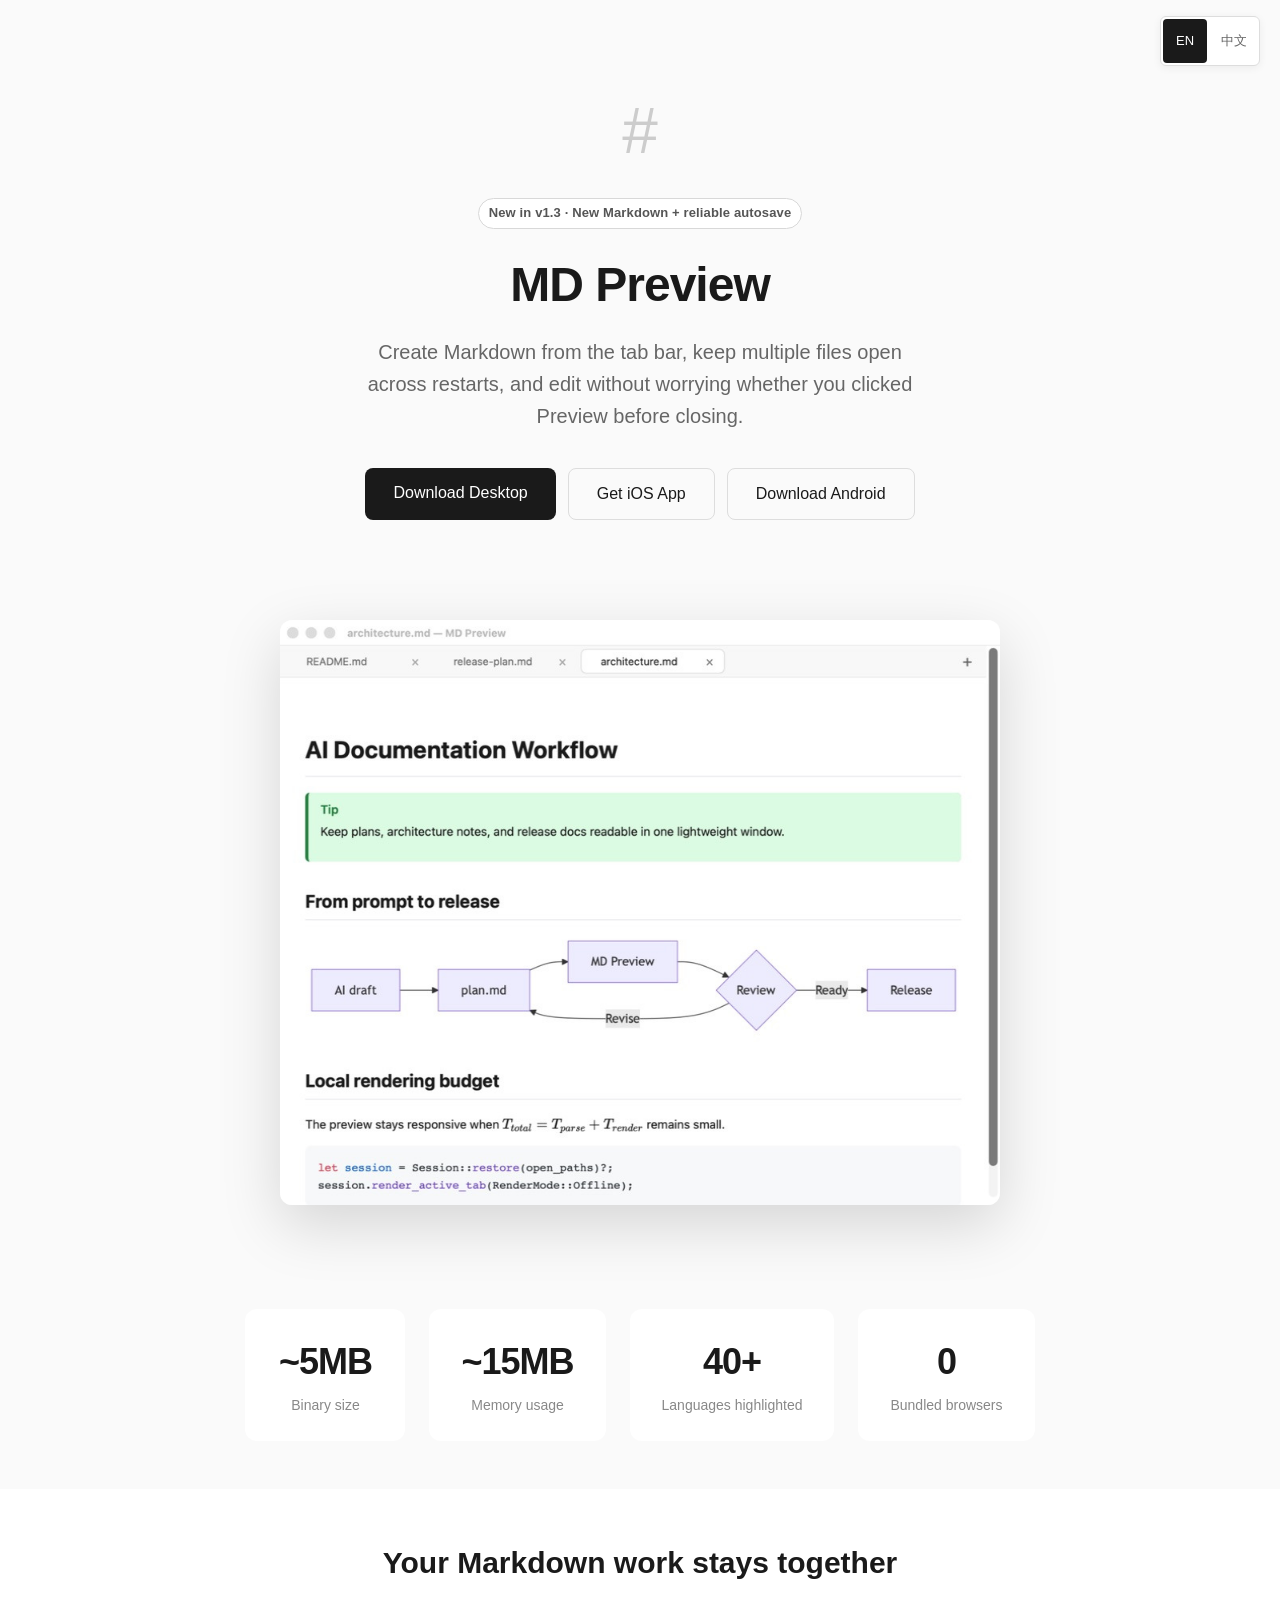
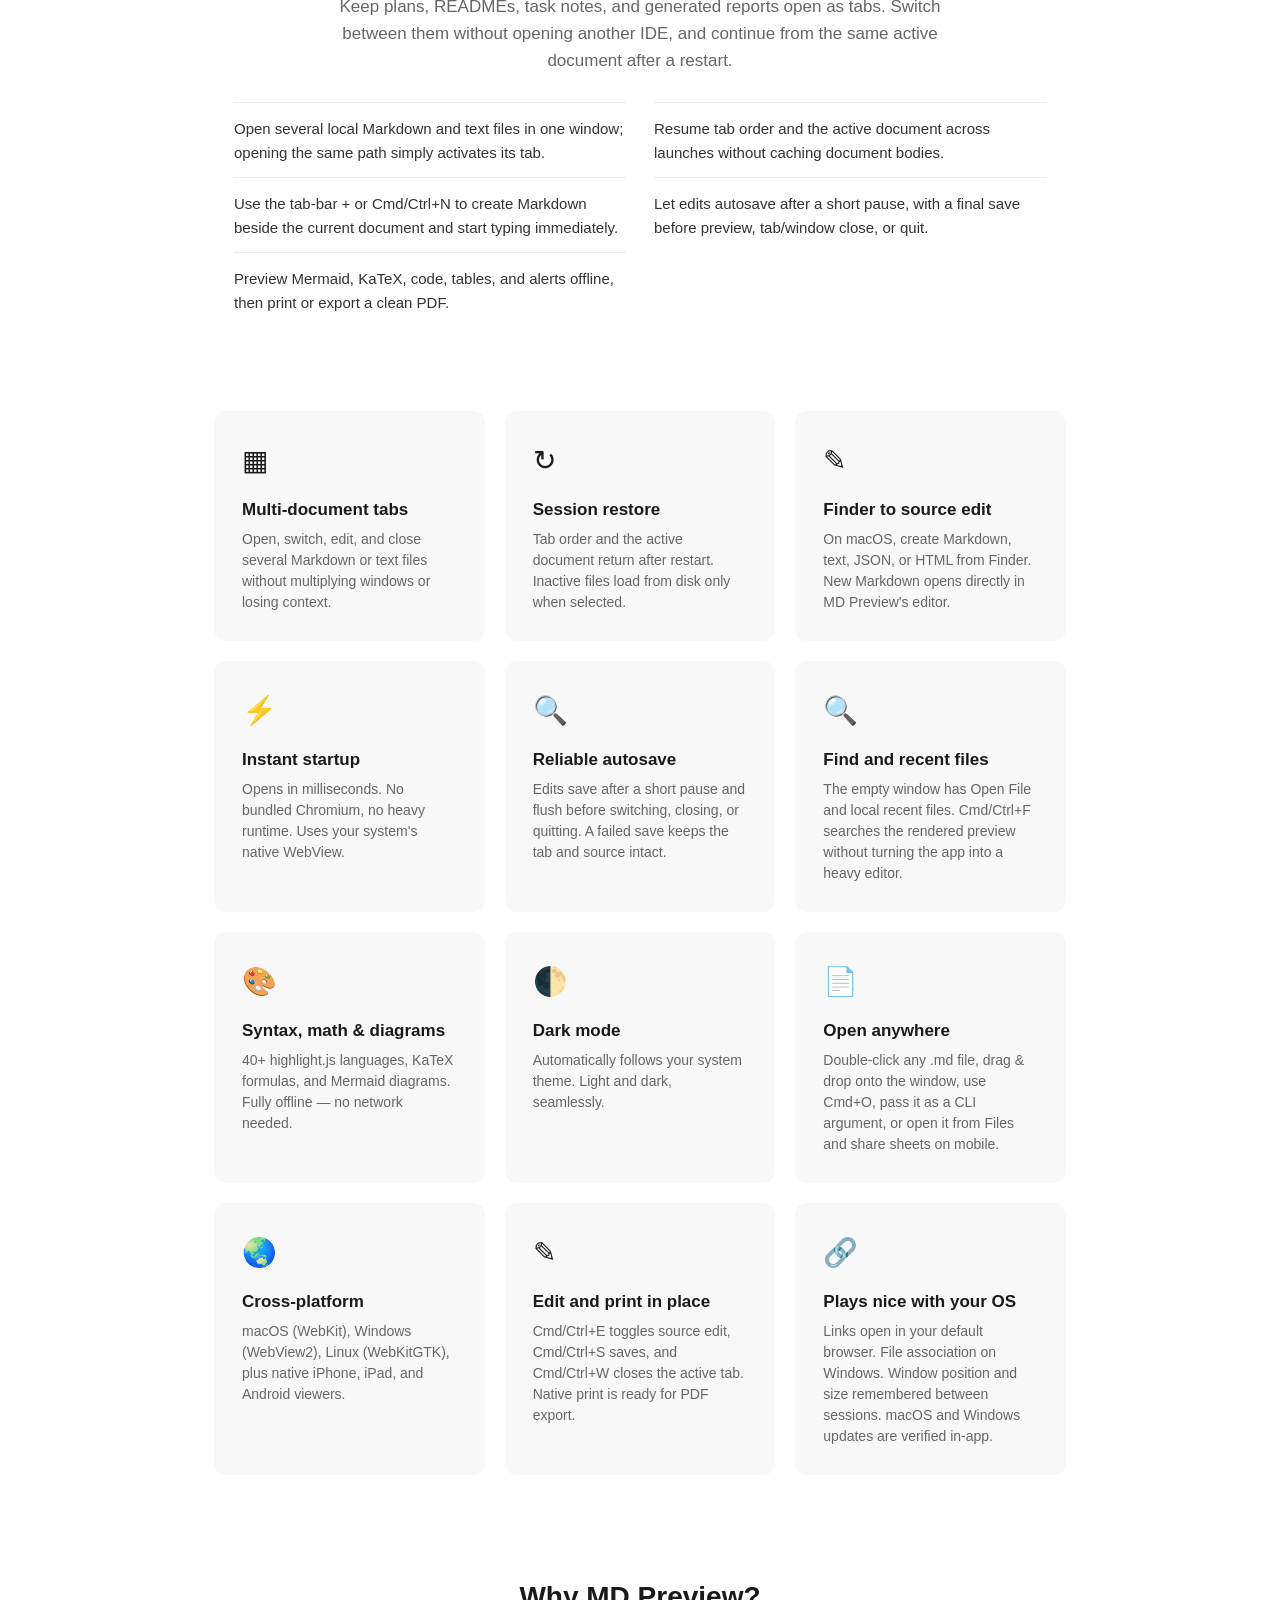
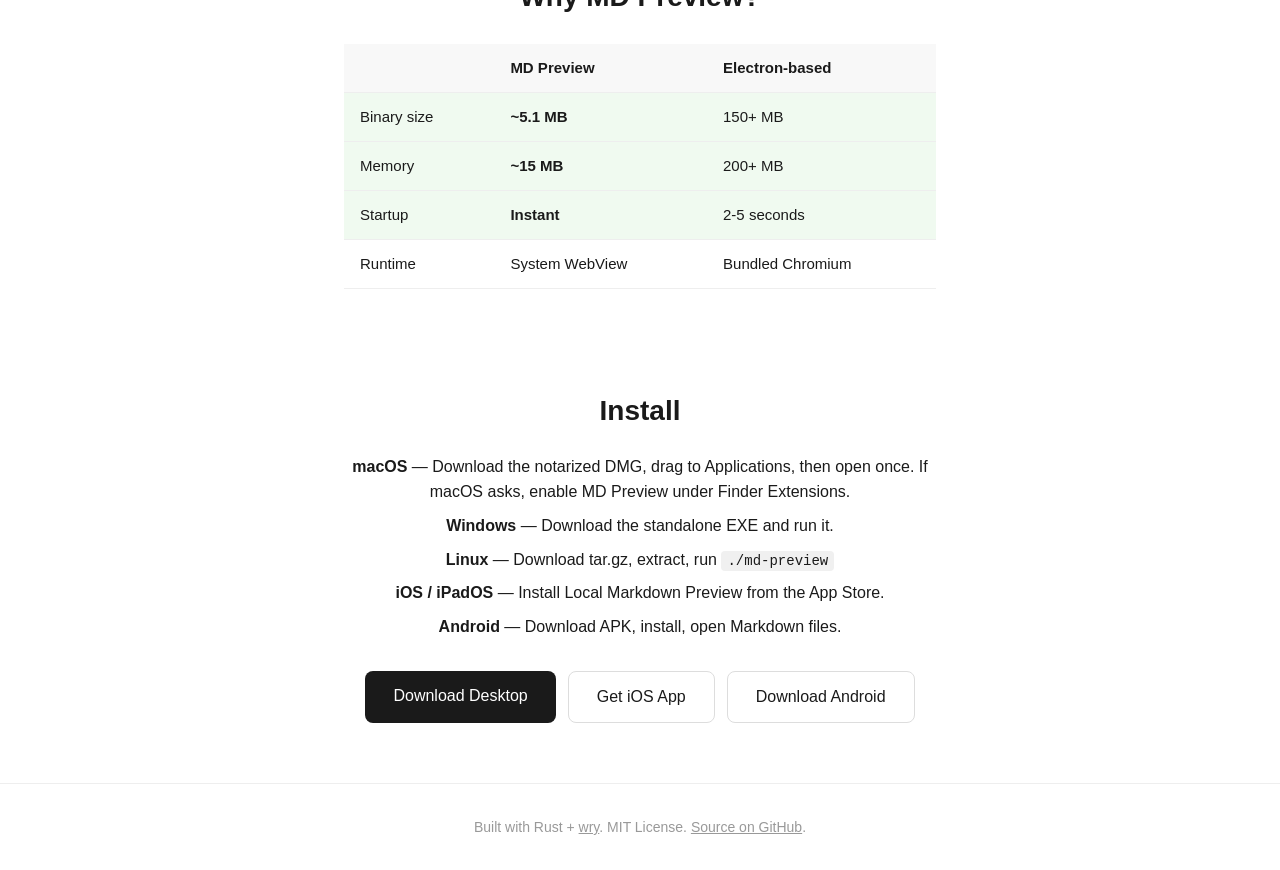
<file: docs/index.html>
<!DOCTYPE html>
<html lang="en">
<head>
<meta charset="utf-8">
<meta name="viewport" content="width=device-width, initial-scale=1">
<title>MD Preview — Multi-Document Markdown Preview and Quick Edit</title>
<meta name="description" content="Create Markdown from the tab bar, edit multiple files in lightweight tabs, and rely on automatic save before switching, closing, or quitting. Native builds for macOS, Windows, Linux, iOS, and Android.">
<meta name="keywords" content="markdown preview, markdown tabs, multi document markdown, markdown viewer, markdown editor, Finder markdown, session restore, ios markdown viewer, android markdown viewer, AI generated docs, Claude Code markdown, Codex markdown, Cursor markdown, Mermaid preview, KaTeX preview, lightweight markdown app, rust markdown, native markdown viewer, offline markdown, electron alternative, wry, pulldown-cmark">
<meta name="author" content="vorojar">
<meta name="robots" content="index, follow">
<link rel="canonical" href="https://vorojar.github.io/md-preview/">

<!-- Open Graph -->
<meta property="og:type" content="website">
<meta property="og:site_name" content="MD Preview">
<meta property="og:title" content="MD Preview — Multiple Markdown Files, One Lightweight Window">
<meta property="og:description" content="Create Markdown from the tab bar, keep documents open across restarts, and edit with reliable automatic save. Rust + system WebView, no Electron.">
<meta property="og:image" content="https://vorojar.github.io/md-preview/hero.jpg">
<meta property="og:image:width" content="900">
<meta property="og:image:height" content="732">
<meta property="og:url" content="https://vorojar.github.io/md-preview/">

<!-- Twitter -->
<meta name="twitter:card" content="summary_large_image">
<meta name="twitter:title" content="MD Preview — Multiple Markdown Files, One Lightweight Window">
<meta name="twitter:description" content="Native Markdown tabs, instant New Markdown, session restore, and reliable automatic save. Rust + system WebView, no Electron.">
<meta name="twitter:image" content="https://vorojar.github.io/md-preview/hero.jpg">

<link rel="icon" href="data:image/svg+xml,<svg xmlns='http://www.w3.org/2000/svg' viewBox='0 0 100 100'><text y='.9em' font-size='90'>#</text></svg>">

<!-- Structured Data -->
<script type="application/ld+json">
{
  "@context": "https://schema.org",
  "@type": "SoftwareApplication",
  "name": "MD Preview",
  "description": "Native cross-platform Markdown preview app with New Markdown, multi-document tabs, session restore, reliable automatic save, Finder actions on macOS, offline Mermaid and KaTeX, search, live reload, dark mode, and native print. Built with Rust and the system WebView, with no Electron.",
  "url": "https://vorojar.github.io/md-preview/",
  "downloadUrl": "https://github.com/vorojar/md-preview/releases",
  "installUrl": "https://apps.apple.com/cn/app/local-markdown-preview/id6779451523",
  "operatingSystem": "macOS, Windows, Linux, iOS, iPadOS, Android",
  "applicationCategory": "DeveloperApplication",
  "softwareVersion": "1.3.0",
  "fileSize": "5.1MB",
  "license": "https://opensource.org/licenses/MIT",
  "offers": { "@type": "Offer", "price": "0", "priceCurrency": "USD" },
  "author": { "@type": "Person", "name": "vorojar", "url": "https://github.com/vorojar" },
  "sameAs": [
    "https://github.com/vorojar/md-preview",
    "https://apps.apple.com/cn/app/local-markdown-preview/id6779451523"
  ],
  "sourceOrganization": { "@type": "Organization", "name": "GitHub", "url": "https://github.com/vorojar/md-preview" }
}
</script>
<style>
:root { color-scheme: light; }
* { margin: 0; padding: 0; box-sizing: border-box; }

body {
  font-family: -apple-system, BlinkMacSystemFont, "Segoe UI", Helvetica, Arial, sans-serif;
  line-height: 1.6;
  color: #1a1a1a;
  background: #fff;
}


/* Hero */
.hero {
  text-align: center;
  padding: 80px 24px 60px;
  background: #fafafa;
}

.hero-icon {
  font-size: 64px;
  color: #ccc;
  margin-bottom: 16px;
}

.hero h1 {
  font-size: 48px;
  font-weight: 700;
  letter-spacing: -1px;
  margin-bottom: 12px;
}

.hero .tagline {
  font-size: 20px;
  color: #666;
  max-width: 560px;
  margin: 0 auto 36px;
}

.release-badge {
  display: inline-flex;
  align-items: center;
  min-height: 30px;
  margin-bottom: 18px;
  padding: 4px 10px;
  border: 1px solid #d8d8d8;
  border-radius: 999px;
  background: #fff;
  color: #555;
  font-size: 13px;
  font-weight: 600;
  letter-spacing: 0.01em;
}

.cta {
  display: inline-flex;
  gap: 12px;
  flex-wrap: wrap;
  justify-content: center;
}

.cta a {
  display: inline-block;
  padding: 12px 28px;
  border-radius: 8px;
  font-size: 16px;
  font-weight: 500;
  text-decoration: none;
  transition: all 0.2s;
}

.cta-primary {
  background: #1a1a1a;
  color: #fff;
}
.cta-primary:hover { background: #333; }


.cta-secondary {
  background: none;
  color: #1a1a1a;
  border: 1px solid #ddd;
}
.cta-secondary:hover { background: #f5f5f5; }

/* Screenshot */
.screenshot {
  text-align: center;
  padding: 40px 24px 60px;
  background: #fafafa;
}


.screenshot img {
  max-width: 720px;
  width: 100%;
  height: auto;
  border-radius: 12px;
  box-shadow: 0 20px 60px rgba(0,0,0,0.15);
}

/* Stats */
.stats {
  display: flex;
  justify-content: center;
  gap: 24px;
  padding: 36px 24px 48px;
  background: #fafafa;
  flex-wrap: wrap;
}

.stat {
  background: #fff;
  border-radius: 12px;
  padding: 24px 32px;
  text-align: center;
  min-width: 160px;
}

.stat .number {
  font-size: 36px;
  font-weight: 700;
  letter-spacing: -1px;
}

.stat .label {
  font-size: 14px;
  color: #888;
  margin-top: 4px;
}

/* Use cases */
.use-cases {
  max-width: 860px;
  margin: 0 auto;
  padding: 56px 24px 36px;
}

.use-cases h2 {
  font-size: 30px;
  line-height: 1.2;
  text-align: center;
  margin-bottom: 12px;
  text-wrap: balance;
}

.use-cases .intro {
  max-width: 660px;
  margin: 0 auto 28px;
  text-align: center;
  color: #666;
  font-size: 17px;
}

.workflow-list {
  display: grid;
  grid-template-columns: repeat(2, minmax(0, 1fr));
  gap: 12px 28px;
  list-style: none;
}

.workflow-list li {
  border-top: 1px solid #eee;
  padding-top: 14px;
  font-size: 15px;
  color: #333;
}

/* Features */
.features {
  max-width: 900px;
  margin: 0 auto;
  padding: 60px 24px;
  display: grid;
  grid-template-columns: repeat(auto-fit, minmax(250px, 1fr));
  gap: 20px;
}

.feature {
  background: #f8f8f8;
  border-radius: 12px;
  padding: 28px;
}

.feature .icon {
  font-size: 28px;
  margin-bottom: 12px;
}

.feature h3 {
  font-size: 17px;
  margin-bottom: 6px;
}

.feature p {
  font-size: 14px;
  color: #666;
  line-height: 1.5;
}

/* Comparison */
.comparison-section {
  max-width: 640px;
  margin: 0 auto;
  padding: 40px 24px 60px;
  text-align: center;
}

.comparison-section h2 {
  font-size: 28px;
  margin-bottom: 24px;
}

.comparison {
  width: 100%;
  border-collapse: collapse;
  font-size: 15px;
}

.comparison th, .comparison td {
  padding: 12px 16px;
  text-align: left;
  border-bottom: 1px solid #eee;
}

.comparison th {
  background: #f8f8f8;
  font-weight: 600;
}

.comparison .highlight {
  background: #f0faf0;
}

/* Install */
.install {
  max-width: 640px;
  margin: 0 auto;
  padding: 40px 24px 60px;
  text-align: center;
}

.install h2 {
  font-size: 28px;
  margin-bottom: 20px;
}

.install-steps p {
  margin: 8px 0;
  font-size: 16px;
}

.install-steps code {
  display: inline;
  background: #f0f0f0;
  padding: 2px 6px;
  border-radius: 4px;
  font-size: 14px;
}

/* Footer */
footer {
  text-align: center;
  padding: 32px 24px;
  font-size: 14px;
  color: #999;
  border-top: 1px solid #eee;
}

footer a { color: inherit; }

/* Mobile */
@media (max-width: 600px) {
  .hero h1 { font-size: 32px; }
  .hero .tagline { font-size: 17px; }
  .workflow-list { grid-template-columns: 1fr; }
  .stats { gap: 12px; }
  .stat { min-width: 140px; padding: 20px; }
  .stat .number { font-size: 28px; }
}
/* Language switcher */
.lang-switch { position: fixed; top: 16px; right: 20px; z-index: 100; display: flex; gap: 4px; background: #fff; border: 1px solid #ddd; border-radius: 6px; padding: 2px; box-shadow: 0 2px 8px rgba(0,0,0,0.06); }
.lang-btn { display: inline-flex; align-items: center; justify-content: center; min-width: 44px; min-height: 44px; padding: 6px 10px; border-radius: 4px; font-size: 13px; text-decoration: none; color: #666; transition: all 0.2s; }
.lang-btn.active { background: #1a1a1a; color: #fff; }
.lang-btn:hover:not(.active) { background: #f0f0f0; }
</style>
</head>
<body>

<!-- Language switcher -->
<div class="lang-switch">
  <a href="#" class="lang-btn active" data-lang="en">EN</a>
  <a href="#" class="lang-btn" data-lang="zh">中文</a>
</div>

<header class="hero">
  <div class="hero-icon" aria-hidden="true">#</div>
  <div class="release-badge" data-en="New in v1.3 · New Markdown + reliable autosave" data-zh="v1.3 新功能 · 一键新建 + 可靠自动保存"></div>
  <h1>MD Preview</h1>
  <p class="tagline" data-en="Create Markdown from the tab bar, keep multiple files open across restarts, and edit without worrying whether you clicked Preview before closing." data-zh="从标签栏直接新建 Markdown，多份文件重启后仍在；编辑后即使没点预览，关闭前也会可靠保存。"></p>
  <div class="cta">
    <a class="cta-primary" href="https://github.com/vorojar/md-preview/releases/latest" data-en="Download Desktop" data-zh="下载桌面版"></a>
    <a class="cta-secondary" href="https://apps.apple.com/cn/app/local-markdown-preview/id6779451523" data-en="Get iOS App" data-zh="获取 iOS 版"></a>
    <a class="cta-secondary" href="https://github.com/vorojar/md-preview/releases/latest/download/MD-Preview-Android.apk" data-en="Download Android" data-zh="下载 Android"></a>
  </div>
</header>

<section class="screenshot">
  <img src="./hero.jpg" alt="MD Preview showing multiple Markdown tabs and rendered content" loading="eager" width="900" height="732">
</section>

<section class="stats">
  <div class="stat">
    <div class="number">~5MB</div>
    <div class="label" data-en="Binary size" data-zh="程序体积"></div>
  </div>
  <div class="stat">
    <div class="number">~15MB</div>
    <div class="label" data-en="Memory usage" data-zh="内存占用"></div>
  </div>
  <div class="stat">
    <div class="number">40+</div>
    <div class="label" data-en="Languages highlighted" data-zh="语言代码高亮"></div>
  </div>
  <div class="stat">
    <div class="number">0</div>
    <div class="label" data-en="Bundled browsers" data-zh="打包浏览器"></div>
  </div>
</section>

<section class="use-cases">
  <h2 data-en="Your Markdown work stays together" data-zh="让相关 Markdown 一直待在一起"></h2>
  <p class="intro" data-en="Keep plans, READMEs, task notes, and generated reports open as tabs. Switch between them without opening another IDE, and continue from the same active document after a restart." data-zh="把计划、README、任务笔记和生成报告放在同一组标签里。不必再打开另一个 IDE，重启后还能从上次活动文档继续。"></p>
  <ul class="workflow-list">
    <li data-en="Open several local Markdown and text files in one window; opening the same path simply activates its tab." data-zh="在一个窗口打开多份本地 Markdown 和文本文件；重复打开同一路径只会激活已有标签。"></li>
    <li data-en="Resume tab order and the active document across launches without caching document bodies." data-zh="重启后恢复标签顺序和活动文档，但不缓存文档正文。"></li>
    <li data-en="Use the tab-bar + or Cmd/Ctrl+N to create Markdown beside the current document and start typing immediately." data-zh="使用标签栏 + 或 Cmd/Ctrl+N 在当前文档旁新建 Markdown，并立即开始输入。"></li>
    <li data-en="Let edits autosave after a short pause, with a final save before preview, tab/window close, or quit." data-zh="输入停顿片刻即自动保存；预览、关闭标签/窗口或退出前还会强制保存。"></li>
    <li data-en="Preview Mermaid, KaTeX, code, tables, and alerts offline, then print or export a clean PDF." data-zh="离线预览 Mermaid、KaTeX、代码、表格和提示块，再打印或导出干净 PDF。"></li>
  </ul>
</section>

<section class="features">
  <div class="feature">
    <div class="icon">&#9638;</div>
    <h3 data-en="Multi-document tabs" data-zh="多文档标签"></h3>
    <p data-en="Open, switch, edit, and close several Markdown or text files without multiplying windows or losing context." data-zh="在同一窗口打开、切换、编辑和关闭多份 Markdown 或文本，不再堆窗口、丢上下文。"></p>
  </div>
  <div class="feature">
    <div class="icon">&#8635;</div>
    <h3 data-en="Session restore" data-zh="会话恢复"></h3>
    <p data-en="Tab order and the active document return after restart. Inactive files load from disk only when selected." data-zh="重启后恢复标签顺序和活动文档；后台文件只在点击时从磁盘加载。"></p>
  </div>
  <div class="feature">
    <div class="icon">&#9998;</div>
    <h3 data-en="Finder to source edit" data-zh="Finder 直达源码编辑"></h3>
    <p data-en="On macOS, create Markdown, text, JSON, or HTML from Finder. New Markdown opens directly in MD Preview's editor." data-zh="macOS 上可从 Finder 新建 Markdown、文本、JSON 或 HTML；Markdown 会直接进入 MD Preview 编辑器。"></p>
  </div>
  <div class="feature">
    <div class="icon">&#9889;</div>
    <h3 data-en="Instant startup" data-zh="秒开启动"></h3>
    <p data-en="Opens in milliseconds. No bundled Chromium, no heavy runtime. Uses your system's native WebView." data-zh="毫秒级启动。不打包 Chromium，不依赖沉重运行时。直接使用系统原生 WebView。"></p>
  </div>
  <div class="feature">
    <div class="icon">&#128269;</div>
    <h3 data-en="Reliable autosave" data-zh="可靠自动保存"></h3>
    <p data-en="Edits save after a short pause and flush before switching, closing, or quitting. A failed save keeps the tab and source intact." data-zh="输入停顿片刻即保存，切换、关闭或退出前强制写盘；失败时标签和源码都不会丢。"></p>
  </div>
  <div class="feature">
    <div class="icon">&#128269;</div>
    <h3 data-en="Find and recent files" data-zh="搜索和最近文件"></h3>
    <p data-en="The empty window has Open File and local recent files. Cmd/Ctrl+F searches the rendered preview without turning the app into a heavy editor." data-zh="空白窗口有打开文件和本机最近文件。Cmd/Ctrl+F 在渲染预览里搜索，不把应用做重。"></p>
  </div>
  <div class="feature">
    <div class="icon">&#127912;</div>
    <h3 data-en="Syntax, math & diagrams" data-zh="代码、公式和图表"></h3>
    <p data-en="40+ highlight.js languages, KaTeX formulas, and Mermaid diagrams. Fully offline — no network needed." data-zh="支持 40+ 语言代码高亮、KaTeX 公式和 Mermaid 图表。完全离线，无需网络。"></p>
  </div>
  <div class="feature">
    <div class="icon">&#127763;</div>
    <h3 data-en="Dark mode" data-zh="暗色模式"></h3>
    <p data-en="Automatically follows your system theme. Light and dark, seamlessly." data-zh="自动跟随系统主题切换，亮色暗色无缝衔接。"></p>
  </div>
  <div class="feature">
    <div class="icon">&#128196;</div>
    <h3 data-en="Open anywhere" data-zh="随处打开"></h3>
    <p data-en="Double-click any .md file, drag & drop onto the window, use Cmd+O, pass it as a CLI argument, or open it from Files and share sheets on mobile." data-zh="双击 .md 文件直接打开，拖进窗口、Cmd+O、命令行，或在手机上从文件和分享面板打开，怎么方便怎么来。"></p>
  </div>
  <div class="feature">
    <div class="icon">&#127759;</div>
    <h3 data-en="Cross-platform" data-zh="跨平台"></h3>
    <p data-en="macOS (WebKit), Windows (WebView2), Linux (WebKitGTK), plus native iPhone, iPad, and Android viewers." data-zh="macOS (WebKit)、Windows (WebView2)、Linux (WebKitGTK)，并提供原生 iPhone、iPad 和 Android 预览器。"></p>
  </div>
  <div class="feature">
    <div class="icon">&#9998;</div>
    <h3 data-en="Edit and print in place" data-zh="原地编辑和打印"></h3>
    <p data-en="Cmd/Ctrl+E toggles source edit, Cmd/Ctrl+S saves, and Cmd/Ctrl+W closes the active tab. Native print is ready for PDF export." data-zh="Cmd/Ctrl+E 切换源码编辑，Cmd/Ctrl+S 保存，Cmd/Ctrl+W 关闭当前标签；原生打印可直接导出 PDF。"></p>
  </div>
  <div class="feature">
    <div class="icon">&#128279;</div>
    <h3 data-en="Plays nice with your OS" data-zh="尊重操作系统"></h3>
    <p data-en="Links open in your default browser. File association on Windows. Window position and size remembered between sessions. macOS and Windows updates are verified in-app." data-zh="链接走系统默认浏览器。Windows 文件关联。窗口位置/大小退出时记住。macOS 和 Windows 更新都在应用内校验。"></p>
  </div>
</section>

<section class="comparison-section">
  <h2 data-en="Why MD Preview?" data-zh="为什么选 MD Preview？"></h2>
  <table class="comparison">
    <tr>
      <th></th>
      <th>MD Preview</th>
      <th data-en="Electron-based" data-zh="Electron 方案"></th>
    </tr>
    <tr class="highlight">
      <td data-en="Binary size" data-zh="程序体积"></td>
      <td><strong>~5.1 MB</strong></td>
      <td>150+ MB</td>
    </tr>
    <tr class="highlight">
      <td data-en="Memory" data-zh="内存占用"></td>
      <td><strong>~15 MB</strong></td>
      <td>200+ MB</td>
    </tr>
    <tr class="highlight">
      <td data-en="Startup" data-zh="启动速度"></td>
      <td><strong data-en="Instant" data-zh="秒开"></strong></td>
      <td data-en="2-5 seconds" data-zh="2-5 秒"></td>
    </tr>
    <tr>
      <td data-en="Runtime" data-zh="运行时"></td>
      <td data-en="System WebView" data-zh="系统 WebView"></td>
      <td data-en="Bundled Chromium" data-zh="打包 Chromium"></td>
    </tr>
  </table>
</section>

<section class="install">
  <h2 data-en="Install" data-zh="安装"></h2>
  <div class="install-steps">
    <p><strong>macOS</strong> — <span data-en="Download the notarized DMG, drag to Applications, then open once. If macOS asks, enable MD Preview under Finder Extensions." data-zh="下载已公证 DMG，拖到“应用程序”并打开一次；如 macOS 提示，请在 Finder 扩展中启用 MD Preview。"></span></p>
    <p><strong>Windows</strong> — <span data-en="Download the standalone EXE and run it." data-zh="下载单文件 EXE，直接运行。"></span></p>
    <p><strong>Linux</strong> — <span data-en="Download tar.gz, extract, run" data-zh="下载 tar.gz，解压，运行"></span> <code>./md-preview</code></p>
    <p><strong>iOS / iPadOS</strong> — <span data-en="Install Local Markdown Preview from the App Store." data-zh="从 App Store 安装 Local Markdown Preview。"></span></p>
    <p><strong>Android</strong> — <span data-en="Download APK, install, open Markdown files." data-zh="下载 APK，安装后打开 Markdown 文件。"></span></p>
  </div>
  <div class="cta" style="margin-top: 24px;">
    <a class="cta-primary" href="https://github.com/vorojar/md-preview/releases/latest" data-en="Download Desktop" data-zh="下载桌面版"></a>
    <a class="cta-secondary" href="https://apps.apple.com/cn/app/local-markdown-preview/id6779451523" data-en="Get iOS App" data-zh="获取 iOS 版"></a>
    <a class="cta-secondary" href="https://github.com/vorojar/md-preview/releases/latest/download/MD-Preview-Android.apk" data-en="Download Android" data-zh="下载 Android"></a>
  </div>
</section>

<footer>
  <p data-en='Built with Rust + <a href="https://github.com/tauri-apps/wry">wry</a>. MIT License. <a href="https://github.com/vorojar/md-preview">Source on GitHub</a>.'
     data-zh='基于 Rust + <a href="https://github.com/tauri-apps/wry">wry</a> 构建。MIT 开源协议。<a href="https://github.com/vorojar/md-preview">GitHub 源码</a>。'></p>
</footer>

<script>
(function(){
  var lang = (navigator.language || '').startsWith('zh') ? 'zh' : 'en';
  function apply(l) {
    lang = l;
    document.querySelectorAll('[data-'+l+']').forEach(function(el){
      var val = el.getAttribute('data-'+l);
      if (el.tagName === 'P' || el.tagName === 'SPAN' || el.tagName === 'STRONG' || el.tagName === 'TD' || el.tagName === 'TH') el.innerHTML = val;
      else if (el.tagName === 'A') el.innerHTML = val;
      else el.innerHTML = val;
    });
    document.querySelectorAll('.lang-btn').forEach(function(b){
      b.classList.toggle('active', b.dataset.lang === l);
    });
    document.documentElement.lang = l === 'zh' ? 'zh-CN' : 'en';
  }
  document.querySelectorAll('.lang-btn').forEach(function(b){
    b.addEventListener('click', function(e){ e.preventDefault(); apply(this.dataset.lang); });
  });
  apply(lang);
})();

</script>

</body>
</html>
</file>
